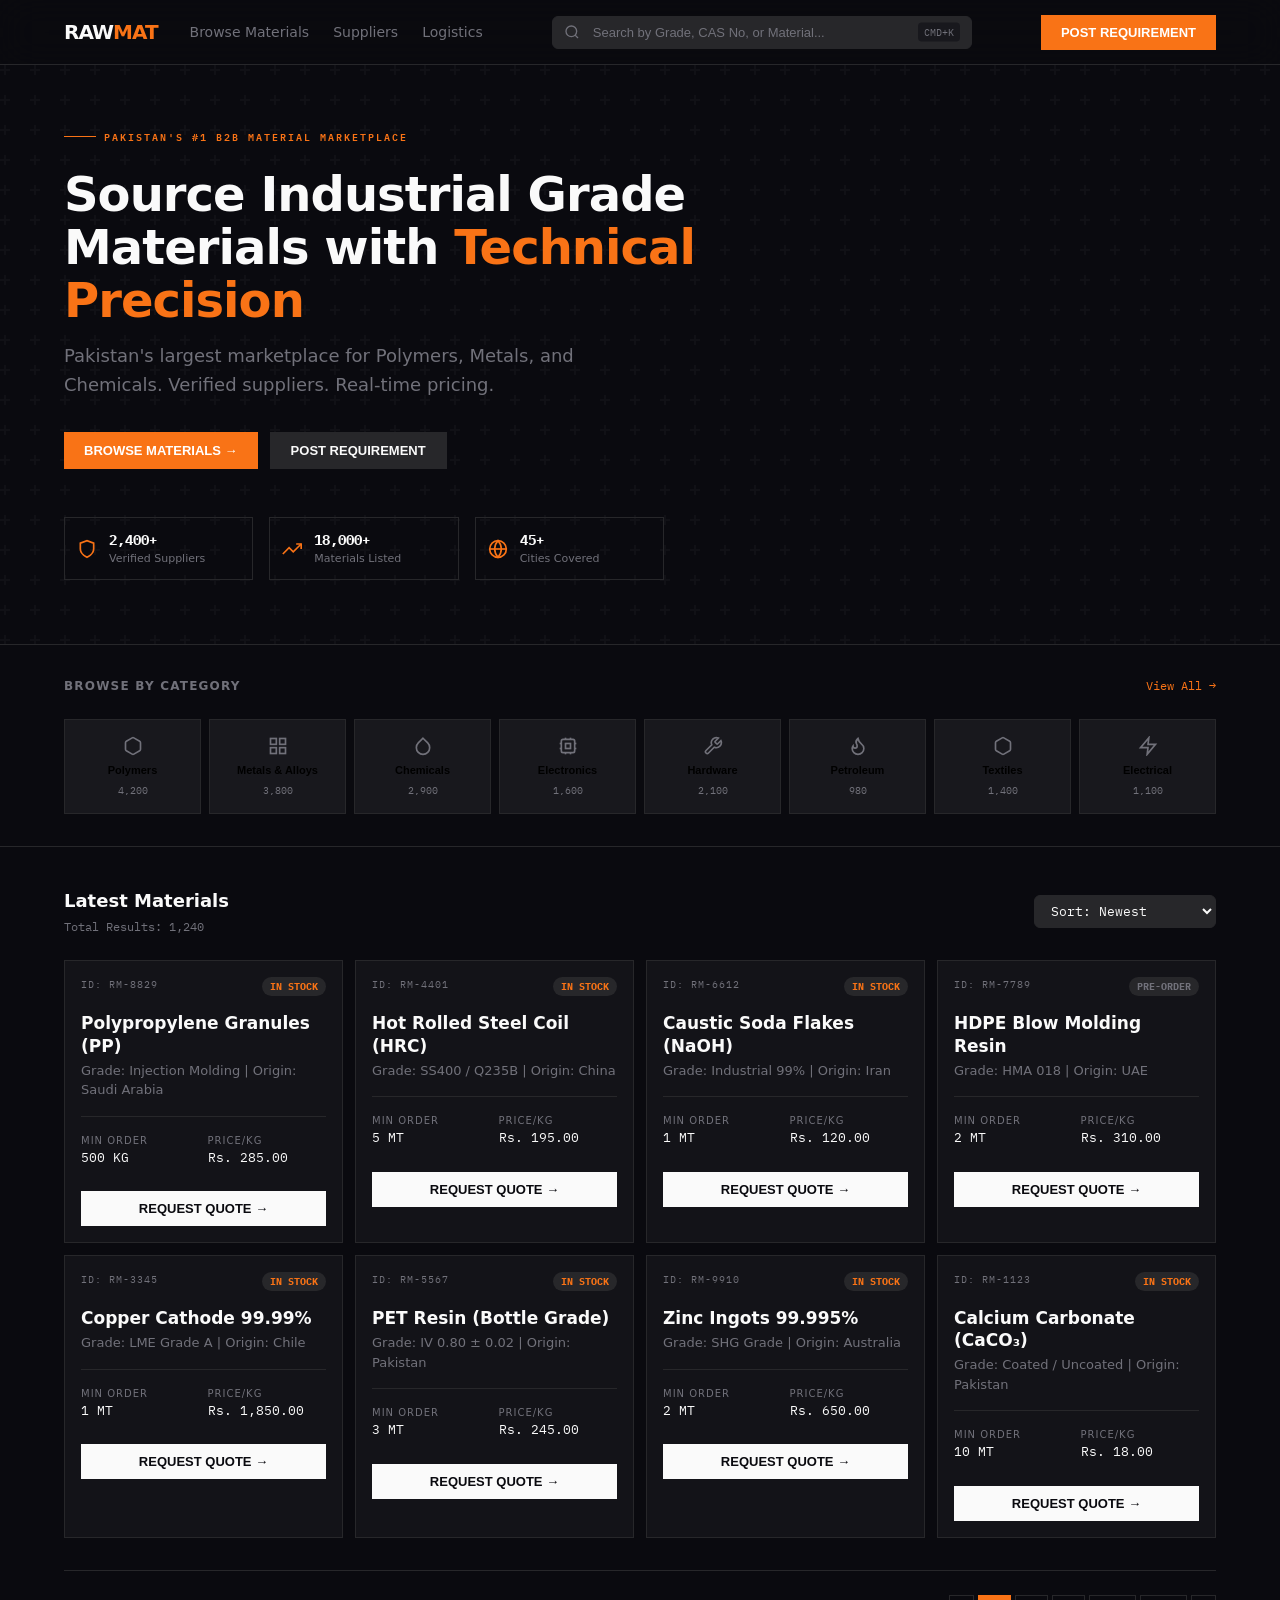
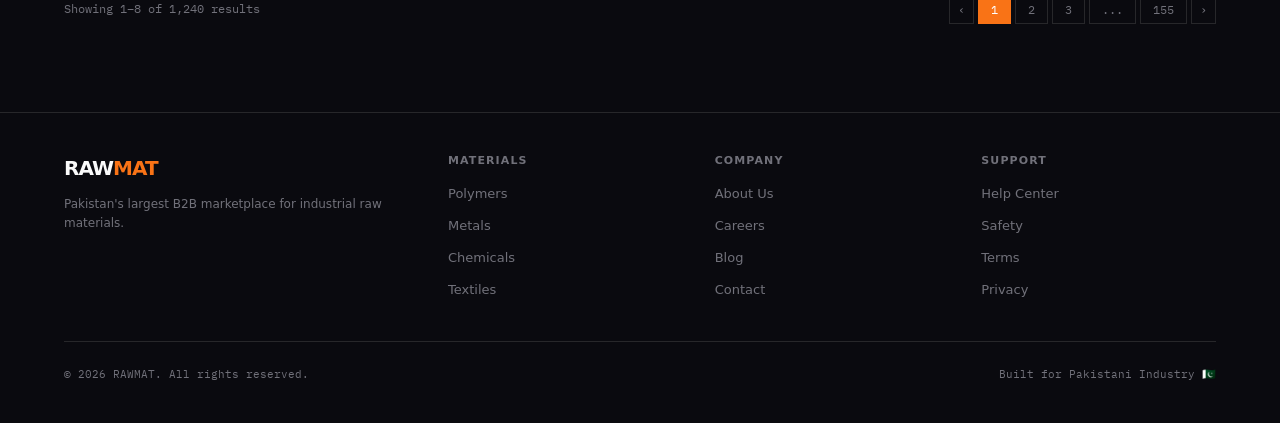
<file: public/rawmat.html>
<!DOCTYPE html>
<html lang="en">
<head>
  <meta charset="UTF-8">
  <meta name="viewport" content="width=device-width, initial-scale=1.0">
  <meta name="description" content="RAWMAT - Pakistan's largest B2B marketplace for industrial raw materials. Source Polymers, Metals, Chemicals with verified suppliers.">
  <title>RAWMAT - Industrial Raw Materials Marketplace Pakistan</title>
  <link href="https://fonts.googleapis.com/css2?family=IBM+Plex+Mono:wght@400;500;600&display=swap" rel="stylesheet">
  <style>
    *, *::before, *::after { margin: 0; padding: 0; box-sizing: border-box; }

    :root {
      --bg: #0a0a0f;
      --bg-card: #131318;
      --bg-elevated: #18181d;
      --bg-overlay: #0e0e13;
      --foreground: #fafafa;
      --muted: #71717a;
      --border: #27272a;
      --primary: #f97316;
      --primary-hover: #ea6a0e;
      --secondary: #27272a;
      --font-sans: system-ui, -apple-system, sans-serif;
      --font-mono: 'IBM Plex Mono', monospace;
      --max-w: 1200px;
    }

    body {
      background: var(--bg);
      color: var(--foreground);
      font-family: var(--font-sans);
      -webkit-font-smoothing: antialiased;
      line-height: 1.5;
    }

    a { color: inherit; text-decoration: none; }

    /* ===== NAVBAR ===== */
    .navbar {
      position: sticky; top: 0; z-index: 50;
      border-bottom: 1px solid var(--border);
      background: rgba(10,10,15,0.7);
      backdrop-filter: blur(20px);
    }
    .navbar-inner {
      max-width: var(--max-w); margin: 0 auto;
      padding: 0 24px; height: 64px;
      display: flex; align-items: center; justify-content: space-between;
    }
    .logo { font-size: 20px; font-weight: 900; letter-spacing: -0.05em; }
    .logo span { color: var(--primary); }
    .nav-links { display: flex; gap: 24px; margin-left: 32px; }
    .nav-links a { font-size: 14px; font-weight: 500; color: var(--muted); transition: color 0.2s; }
    .nav-links a:hover { color: var(--foreground); }
    .search-box {
      flex: 1; max-width: 420px; margin: 0 48px; position: relative;
    }
    .search-box input {
      width: 100%; background: var(--secondary); border: 1px solid var(--border);
      padding: 8px 60px 8px 40px; font-size: 13px; border-radius: 6px;
      color: var(--foreground); outline: none; transition: box-shadow 0.2s;
    }
    .search-box input::placeholder { color: var(--muted); }
    .search-box input:focus { box-shadow: 0 0 0 1px rgba(249,115,22,0.5); }
    .search-box svg { position: absolute; left: 12px; top: 50%; transform: translateY(-50%); color: var(--muted); }
    .search-box kbd {
      position: absolute; right: 12px; top: 50%; transform: translateY(-50%);
      font-size: 10px; background: var(--bg-elevated); padding: 2px 6px;
      border-radius: 4px; color: var(--muted); font-family: var(--font-mono);
    }
    .btn-primary {
      background: var(--primary); color: #fff; border: none; padding: 10px 20px;
      font-size: 13px; font-weight: 700; cursor: pointer; transition: background 0.2s;
    }
    .btn-primary:hover { background: var(--primary-hover); }
    .btn-secondary {
      background: var(--secondary); color: var(--foreground); border: 1px solid var(--border);
      padding: 10px 20px; font-size: 13px; font-weight: 700; cursor: pointer; transition: background 0.2s;
    }
    .btn-secondary:hover { background: #333; }

    /* ===== HERO ===== */
    .hero {
      border-bottom: 1px solid var(--border); position: relative; overflow: hidden;
    }
    .hero-bg {
      position: absolute; inset: 0; opacity: 0.03;
      background-image: url("data:image/svg+xml,%3Csvg width='60' height='60' viewBox='0 0 60 60' xmlns='http://www.w3.org/2000/svg'%3E%3Cg fill='none' fill-rule='evenodd'%3E%3Cg fill='%23ffffff'%3E%3Cpath d='M36 34v-4h-2v4h-4v2h4v4h2v-4h4v-2h-4zm0-30V0h-2v4h-4v2h4v4h2V6h4V4h-4zM6 34v-4H4v4H0v2h4v4h2v-4h4v-2H6zM6 4V0H4v4H0v2h4v4h2V6h4V4H6z'/%3E%3C/g%3E%3C/g%3E%3C/svg%3E");
    }
    .hero-inner {
      max-width: var(--max-w); margin: 0 auto; padding: 64px 24px; position: relative;
    }
    .hero-tag {
      display: flex; align-items: center; gap: 8px; margin-bottom: 24px;
    }
    .hero-tag .line { width: 32px; height: 1px; background: var(--primary); }
    .hero-tag span {
      font-size: 10px; text-transform: uppercase; letter-spacing: 0.2em;
      color: var(--primary); font-family: var(--font-mono); font-weight: 600;
    }
    .hero h1 {
      font-size: clamp(28px, 5vw, 48px); font-weight: 700;
      line-height: 1.1; letter-spacing: -0.02em; margin-bottom: 16px; max-width: 720px;
    }
    .hero h1 span { color: var(--primary); }
    .hero p {
      font-size: clamp(15px, 2vw, 18px); color: var(--muted);
      max-width: 540px; margin-bottom: 32px; line-height: 1.6;
    }
    .hero-buttons { display: flex; flex-wrap: wrap; gap: 12px; margin-bottom: 48px; }
    .hero-buttons .btn-primary { display: inline-flex; align-items: center; gap: 8px; }
    .stats-grid { display: grid; grid-template-columns: repeat(3, 1fr); gap: 16px; max-width: 600px; }
    .stat {
      display: flex; align-items: center; gap: 12px;
      border: 1px solid var(--border); padding: 12px;
    }
    .stat svg { color: var(--primary); flex-shrink: 0; }
    .stat-value { font-size: 14px; font-weight: 700; font-family: var(--font-mono); }
    .stat-label { font-size: 11px; color: var(--muted); }

    /* ===== CATEGORIES ===== */
    .categories { border-bottom: 1px solid var(--border); }
    .categories-inner {
      max-width: var(--max-w); margin: 0 auto; padding: 32px 24px;
    }
    .categories-header {
      display: flex; justify-content: space-between; align-items: center; margin-bottom: 24px;
    }
    .categories-header h2 {
      font-size: 12px; font-weight: 700; text-transform: uppercase;
      letter-spacing: 0.1em; color: var(--muted);
    }
    .categories-header a {
      font-size: 12px; color: var(--primary); font-family: var(--font-mono);
    }
    .categories-header a:hover { text-decoration: underline; }
    .categories-grid {
      display: grid; grid-template-columns: repeat(8, 1fr); gap: 8px;
    }
    .cat-btn {
      display: flex; flex-direction: column; align-items: center; gap: 8px;
      border: 1px solid var(--border); padding: 16px 8px;
      background: var(--bg-elevated); cursor: pointer; transition: border-color 0.3s;
    }
    .cat-btn:hover { border-color: rgba(249,115,22,0.5); }
    .cat-btn svg { color: var(--muted); transition: color 0.3s; }
    .cat-btn:hover svg { color: var(--primary); }
    .cat-btn .cat-label { font-size: 11px; font-weight: 600; }
    .cat-btn .cat-count { font-size: 10px; font-family: var(--font-mono); color: var(--muted); }

    /* ===== MATERIALS GRID ===== */
    .materials { max-width: var(--max-w); margin: 0 auto; padding: 40px 24px; }
    .materials-header {
      display: flex; justify-content: space-between; align-items: center; margin-bottom: 24px;
    }
    .materials-header h2 { font-size: 18px; font-weight: 700; }
    .materials-header .subtitle { font-size: 12px; color: var(--muted); font-family: var(--font-mono); margin-top: 4px; }
    .materials-header select {
      background: var(--secondary); border: 1px solid var(--border);
      color: var(--foreground); font-size: 13px; padding: 6px 12px;
      border-radius: 6px; font-family: var(--font-mono); outline: none;
    }
    .materials-grid {
      display: grid; grid-template-columns: repeat(4, 1fr); gap: 12px;
    }

    /* ===== MATERIAL CARD ===== */
    .material-card {
      background: var(--bg-card); border: 1px solid var(--border);
      padding: 16px; transition: border-color 0.3s;
    }
    .material-card:hover { border-color: rgba(249,115,22,0.5); }
    .card-top { display: flex; justify-content: space-between; align-items: flex-start; margin-bottom: 16px; }
    .card-id { font-size: 10px; text-transform: uppercase; letter-spacing: 0.1em; color: var(--muted); font-family: var(--font-mono); }
    .card-badge {
      font-size: 10px; font-weight: 700; font-family: var(--font-mono);
      padding: 2px 8px; border-radius: 999px; background: var(--secondary);
    }
    .card-badge.in-stock { color: var(--primary); }
    .card-badge.pre-order { color: var(--muted); }
    .card-name {
      font-size: 17px; font-weight: 600; margin-bottom: 4px; line-height: 1.3;
      transition: color 0.3s;
    }
    .material-card:hover .card-name { color: var(--primary); }
    .card-meta { font-size: 13px; color: var(--muted); margin-bottom: 16px; }
    .card-specs {
      display: grid; grid-template-columns: 1fr 1fr; gap: 8px;
      border-top: 1px solid var(--border); padding-top: 16px; margin-bottom: 24px;
    }
    .spec-label { font-size: 10px; color: var(--muted); text-transform: uppercase; letter-spacing: 0.1em; }
    .spec-value { font-size: 13px; font-family: var(--font-mono); }
    .btn-quote {
      width: 100%; padding: 10px; background: var(--foreground); color: var(--bg);
      border: none; font-size: 13px; font-weight: 700; cursor: pointer;
      display: flex; align-items: center; justify-content: center; gap: 8px;
      transition: all 0.2s;
    }
    .btn-quote:hover { background: var(--primary); color: #fff; }

    /* ===== PAGINATION ===== */
    .pagination {
      display: flex; justify-content: space-between; align-items: center;
      margin-top: 32px; padding-top: 24px; border-top: 1px solid var(--border);
    }
    .pagination-info { font-size: 12px; color: var(--muted); font-family: var(--font-mono); }
    .pagination-buttons { display: flex; gap: 4px; }
    .page-btn {
      padding: 6px 12px; font-size: 12px; font-family: var(--font-mono);
      border: 1px solid var(--border); background: transparent; color: var(--muted);
      cursor: pointer; transition: all 0.2s;
    }
    .page-btn:hover { color: var(--foreground); }
    .page-btn.active { border-color: var(--primary); background: var(--primary); color: #fff; }
    .page-btn.arrow { padding: 6px 8px; }

    /* ===== FOOTER ===== */
    .footer { border-top: 1px solid var(--border); margin-top: 48px; }
    .footer-inner { max-width: var(--max-w); margin: 0 auto; padding: 40px 24px; }
    .footer-grid { display: grid; grid-template-columns: 1.5fr 1fr 1fr 1fr; gap: 32px; margin-bottom: 32px; }
    .footer-brand p { font-size: 12px; color: var(--muted); margin-top: 12px; line-height: 1.6; }
    .footer-col h4 {
      font-size: 11px; font-weight: 700; text-transform: uppercase;
      letter-spacing: 0.1em; color: var(--muted); margin-bottom: 12px;
    }
    .footer-col ul { list-style: none; }
    .footer-col li { margin-bottom: 8px; }
    .footer-col a { font-size: 13px; color: var(--muted); transition: color 0.2s; }
    .footer-col a:hover { color: var(--foreground); }
    .footer-bottom {
      border-top: 1px solid var(--border); padding-top: 24px;
      display: flex; justify-content: space-between; align-items: center;
    }
    .footer-bottom p { font-size: 11px; color: var(--muted); font-family: var(--font-mono); }

    /* ===== RESPONSIVE ===== */
    @media (max-width: 1024px) {
      .categories-grid { grid-template-columns: repeat(4, 1fr); }
      .materials-grid { grid-template-columns: repeat(2, 1fr); }
    }
    @media (max-width: 768px) {
      .nav-links, .search-box { display: none; }
      .stats-grid { grid-template-columns: 1fr; }
      .categories-grid { grid-template-columns: repeat(2, 1fr); }
      .materials-grid { grid-template-columns: 1fr; }
      .footer-grid { grid-template-columns: repeat(2, 1fr); }
      .footer-bottom { flex-direction: column; gap: 8px; }
    }
  </style>
</head>
<body>

  <!-- NAVBAR -->
  <nav class="navbar">
    <div class="navbar-inner">
      <div style="display:flex;align-items:center;">
        <div class="logo">RAW<span>MAT</span></div>
        <div class="nav-links">
          <a href="#">Browse Materials</a>
          <a href="#">Suppliers</a>
          <a href="#">Logistics</a>
        </div>
      </div>
      <div class="search-box">
        <svg width="16" height="16" viewBox="0 0 24 24" fill="none" stroke="currentColor" stroke-width="2"><circle cx="11" cy="11" r="8"/><path d="m21 21-4.3-4.3"/></svg>
        <input type="text" placeholder="Search by Grade, CAS No, or Material...">
        <kbd>CMD+K</kbd>
      </div>
      <button class="btn-primary">POST REQUIREMENT</button>
    </div>
  </nav>

  <!-- HERO -->
  <section class="hero">
    <div class="hero-bg"></div>
    <div class="hero-inner">
      <div class="hero-tag">
        <div class="line"></div>
        <span>Pakistan's #1 B2B Material Marketplace</span>
      </div>
      <h1>Source Industrial Grade Materials with <span>Technical Precision</span></h1>
      <p>Pakistan's largest marketplace for Polymers, Metals, and Chemicals. Verified suppliers. Real-time pricing.</p>
      <div class="hero-buttons">
        <button class="btn-primary">BROWSE MATERIALS →</button>
        <button class="btn-secondary">POST REQUIREMENT</button>
      </div>
      <div class="stats-grid">
        <div class="stat">
          <svg width="20" height="20" viewBox="0 0 24 24" fill="none" stroke="currentColor" stroke-width="2"><path d="M12 22s8-4 8-10V5l-8-3-8 3v7c0 6 8 10 8 10z"/></svg>
          <div><div class="stat-value">2,400+</div><div class="stat-label">Verified Suppliers</div></div>
        </div>
        <div class="stat">
          <svg width="20" height="20" viewBox="0 0 24 24" fill="none" stroke="currentColor" stroke-width="2"><polyline points="23 6 13.5 15.5 8.5 10.5 1 18"/><polyline points="17 6 23 6 23 12"/></svg>
          <div><div class="stat-value">18,000+</div><div class="stat-label">Materials Listed</div></div>
        </div>
        <div class="stat">
          <svg width="20" height="20" viewBox="0 0 24 24" fill="none" stroke="currentColor" stroke-width="2"><circle cx="12" cy="12" r="10"/><line x1="2" y1="12" x2="22" y2="12"/><path d="M12 2a15.3 15.3 0 0 1 4 10 15.3 15.3 0 0 1-4 10 15.3 15.3 0 0 1-4-10 15.3 15.3 0 0 1 4-10z"/></svg>
          <div><div class="stat-value">45+</div><div class="stat-label">Cities Covered</div></div>
        </div>
      </div>
    </div>
  </section>

  <!-- CATEGORIES -->
  <section class="categories">
    <div class="categories-inner">
      <div class="categories-header">
        <h2>Browse by Category</h2>
        <a href="#">View All →</a>
      </div>
      <div class="categories-grid">
        <button class="cat-btn">
          <svg width="20" height="20" viewBox="0 0 24 24" fill="none" stroke="currentColor" stroke-width="2"><path d="M21 16V8a2 2 0 0 0-1-1.73l-7-4a2 2 0 0 0-2 0l-7 4A2 2 0 0 0 3 8v8a2 2 0 0 0 1 1.73l7 4a2 2 0 0 0 2 0l7-4A2 2 0 0 0 21 16z"/></svg>
          <span class="cat-label">Polymers</span><span class="cat-count">4,200</span>
        </button>
        <button class="cat-btn">
          <svg width="20" height="20" viewBox="0 0 24 24" fill="none" stroke="currentColor" stroke-width="2"><rect x="3" y="3" width="7" height="7"/><rect x="14" y="3" width="7" height="7"/><rect x="3" y="14" width="7" height="7"/><rect x="14" y="14" width="7" height="7"/></svg>
          <span class="cat-label">Metals & Alloys</span><span class="cat-count">3,800</span>
        </button>
        <button class="cat-btn">
          <svg width="20" height="20" viewBox="0 0 24 24" fill="none" stroke="currentColor" stroke-width="2"><path d="M12 2.69l5.66 5.66a8 8 0 1 1-11.31 0z"/></svg>
          <span class="cat-label">Chemicals</span><span class="cat-count">2,900</span>
        </button>
        <button class="cat-btn">
          <svg width="20" height="20" viewBox="0 0 24 24" fill="none" stroke="currentColor" stroke-width="2"><rect x="4" y="4" width="16" height="16" rx="2"/><rect x="9" y="9" width="6" height="6"/><path d="M15 2v2"/><path d="M15 20v2"/><path d="M2 15h2"/><path d="M2 9h2"/><path d="M20 15h2"/><path d="M20 9h2"/><path d="M9 2v2"/><path d="M9 20v2"/></svg>
          <span class="cat-label">Electronics</span><span class="cat-count">1,600</span>
        </button>
        <button class="cat-btn">
          <svg width="20" height="20" viewBox="0 0 24 24" fill="none" stroke="currentColor" stroke-width="2"><path d="M14.7 6.3a1 1 0 0 0 0 1.4l1.6 1.6a1 1 0 0 0 1.4 0l3.77-3.77a6 6 0 0 1-7.94 7.94l-6.91 6.91a2.12 2.12 0 0 1-3-3l6.91-6.91a6 6 0 0 1 7.94-7.94l-3.76 3.76z"/></svg>
          <span class="cat-label">Hardware</span><span class="cat-count">2,100</span>
        </button>
        <button class="cat-btn">
          <svg width="20" height="20" viewBox="0 0 24 24" fill="none" stroke="currentColor" stroke-width="2"><path d="M8.5 14.5A2.5 2.5 0 0 0 11 12c0-1.38-.5-2-1-3-1.072-2.143-.224-4.054 2-6 .5 2.5 2 4.9 4 6.5 2 1.6 3 3.5 3 5.5a7 7 0 1 1-14 0c0-1.153.433-2.294 1-3a2.5 2.5 0 0 0 2.5 2.5z"/></svg>
          <span class="cat-label">Petroleum</span><span class="cat-count">980</span>
        </button>
        <button class="cat-btn">
          <svg width="20" height="20" viewBox="0 0 24 24" fill="none" stroke="currentColor" stroke-width="2"><path d="M21 16V8a2 2 0 0 0-1-1.73l-7-4a2 2 0 0 0-2 0l-7 4A2 2 0 0 0 3 8v8a2 2 0 0 0 1 1.73l7 4a2 2 0 0 0 2 0l7-4A2 2 0 0 0 21 16z"/></svg>
          <span class="cat-label">Textiles</span><span class="cat-count">1,400</span>
        </button>
        <button class="cat-btn">
          <svg width="20" height="20" viewBox="0 0 24 24" fill="none" stroke="currentColor" stroke-width="2"><polygon points="13 2 3 14 12 14 11 22 21 10 12 10 13 2"/></svg>
          <span class="cat-label">Electrical</span><span class="cat-count">1,100</span>
        </button>
      </div>
    </div>
  </section>

  <!-- MATERIALS -->
  <section class="materials">
    <div class="materials-header">
      <div>
        <h2>Latest Materials</h2>
        <p class="subtitle">Total Results: 1,240</p>
      </div>
      <select>
        <option>Sort: Newest</option>
        <option>Price: Low → High</option>
        <option>Price: High → Low</option>
      </select>
    </div>

    <div class="materials-grid">

      <div class="material-card">
        <div class="card-top">
          <span class="card-id">ID: RM-8829</span>
          <span class="card-badge in-stock">IN STOCK</span>
        </div>
        <div class="card-name">Polypropylene Granules (PP)</div>
        <div class="card-meta">Grade: Injection Molding | Origin: Saudi Arabia</div>
        <div class="card-specs">
          <div><div class="spec-label">Min Order</div><div class="spec-value">500 KG</div></div>
          <div><div class="spec-label">Price/KG</div><div class="spec-value">Rs. 285.00</div></div>
        </div>
        <button class="btn-quote">REQUEST QUOTE →</button>
      </div>

      <div class="material-card">
        <div class="card-top">
          <span class="card-id">ID: RM-4401</span>
          <span class="card-badge in-stock">IN STOCK</span>
        </div>
        <div class="card-name">Hot Rolled Steel Coil (HRC)</div>
        <div class="card-meta">Grade: SS400 / Q235B | Origin: China</div>
        <div class="card-specs">
          <div><div class="spec-label">Min Order</div><div class="spec-value">5 MT</div></div>
          <div><div class="spec-label">Price/KG</div><div class="spec-value">Rs. 195.00</div></div>
        </div>
        <button class="btn-quote">REQUEST QUOTE →</button>
      </div>

      <div class="material-card">
        <div class="card-top">
          <span class="card-id">ID: RM-6612</span>
          <span class="card-badge in-stock">IN STOCK</span>
        </div>
        <div class="card-name">Caustic Soda Flakes (NaOH)</div>
        <div class="card-meta">Grade: Industrial 99% | Origin: Iran</div>
        <div class="card-specs">
          <div><div class="spec-label">Min Order</div><div class="spec-value">1 MT</div></div>
          <div><div class="spec-label">Price/KG</div><div class="spec-value">Rs. 120.00</div></div>
        </div>
        <button class="btn-quote">REQUEST QUOTE →</button>
      </div>

      <div class="material-card">
        <div class="card-top">
          <span class="card-id">ID: RM-7789</span>
          <span class="card-badge pre-order">PRE-ORDER</span>
        </div>
        <div class="card-name">HDPE Blow Molding Resin</div>
        <div class="card-meta">Grade: HMA 018 | Origin: UAE</div>
        <div class="card-specs">
          <div><div class="spec-label">Min Order</div><div class="spec-value">2 MT</div></div>
          <div><div class="spec-label">Price/KG</div><div class="spec-value">Rs. 310.00</div></div>
        </div>
        <button class="btn-quote">REQUEST QUOTE →</button>
      </div>

      <div class="material-card">
        <div class="card-top">
          <span class="card-id">ID: RM-3345</span>
          <span class="card-badge in-stock">IN STOCK</span>
        </div>
        <div class="card-name">Copper Cathode 99.99%</div>
        <div class="card-meta">Grade: LME Grade A | Origin: Chile</div>
        <div class="card-specs">
          <div><div class="spec-label">Min Order</div><div class="spec-value">1 MT</div></div>
          <div><div class="spec-label">Price/KG</div><div class="spec-value">Rs. 1,850.00</div></div>
        </div>
        <button class="btn-quote">REQUEST QUOTE →</button>
      </div>

      <div class="material-card">
        <div class="card-top">
          <span class="card-id">ID: RM-5567</span>
          <span class="card-badge in-stock">IN STOCK</span>
        </div>
        <div class="card-name">PET Resin (Bottle Grade)</div>
        <div class="card-meta">Grade: IV 0.80 ± 0.02 | Origin: Pakistan</div>
        <div class="card-specs">
          <div><div class="spec-label">Min Order</div><div class="spec-value">3 MT</div></div>
          <div><div class="spec-label">Price/KG</div><div class="spec-value">Rs. 245.00</div></div>
        </div>
        <button class="btn-quote">REQUEST QUOTE →</button>
      </div>

      <div class="material-card">
        <div class="card-top">
          <span class="card-id">ID: RM-9910</span>
          <span class="card-badge in-stock">IN STOCK</span>
        </div>
        <div class="card-name">Zinc Ingots 99.995%</div>
        <div class="card-meta">Grade: SHG Grade | Origin: Australia</div>
        <div class="card-specs">
          <div><div class="spec-label">Min Order</div><div class="spec-value">2 MT</div></div>
          <div><div class="spec-label">Price/KG</div><div class="spec-value">Rs. 650.00</div></div>
        </div>
        <button class="btn-quote">REQUEST QUOTE →</button>
      </div>

      <div class="material-card">
        <div class="card-top">
          <span class="card-id">ID: RM-1123</span>
          <span class="card-badge in-stock">IN STOCK</span>
        </div>
        <div class="card-name">Calcium Carbonate (CaCO₃)</div>
        <div class="card-meta">Grade: Coated / Uncoated | Origin: Pakistan</div>
        <div class="card-specs">
          <div><div class="spec-label">Min Order</div><div class="spec-value">10 MT</div></div>
          <div><div class="spec-label">Price/KG</div><div class="spec-value">Rs. 18.00</div></div>
        </div>
        <button class="btn-quote">REQUEST QUOTE →</button>
      </div>

    </div>

    <!-- PAGINATION -->
    <div class="pagination">
      <p class="pagination-info">Showing 1–8 of 1,240 results</p>
      <div class="pagination-buttons">
        <button class="page-btn arrow">‹</button>
        <button class="page-btn active">1</button>
        <button class="page-btn">2</button>
        <button class="page-btn">3</button>
        <button class="page-btn">...</button>
        <button class="page-btn">155</button>
        <button class="page-btn arrow">›</button>
      </div>
    </div>
  </section>

  <!-- FOOTER -->
  <footer class="footer">
    <div class="footer-inner">
      <div class="footer-grid">
        <div class="footer-brand">
          <div class="logo">RAW<span>MAT</span></div>
          <p>Pakistan's largest B2B marketplace for industrial raw materials.</p>
        </div>
        <div class="footer-col">
          <h4>Materials</h4>
          <ul><li><a href="#">Polymers</a></li><li><a href="#">Metals</a></li><li><a href="#">Chemicals</a></li><li><a href="#">Textiles</a></li></ul>
        </div>
        <div class="footer-col">
          <h4>Company</h4>
          <ul><li><a href="#">About Us</a></li><li><a href="#">Careers</a></li><li><a href="#">Blog</a></li><li><a href="#">Contact</a></li></ul>
        </div>
        <div class="footer-col">
          <h4>Support</h4>
          <ul><li><a href="#">Help Center</a></li><li><a href="#">Safety</a></li><li><a href="#">Terms</a></li><li><a href="#">Privacy</a></li></ul>
        </div>
      </div>
      <div class="footer-bottom">
        <p>© 2026 RAWMAT. All rights reserved.</p>
        <p>Built for Pakistani Industry 🇵🇰</p>
      </div>
    </div>
  </footer>

</body>
</html>
</file>
